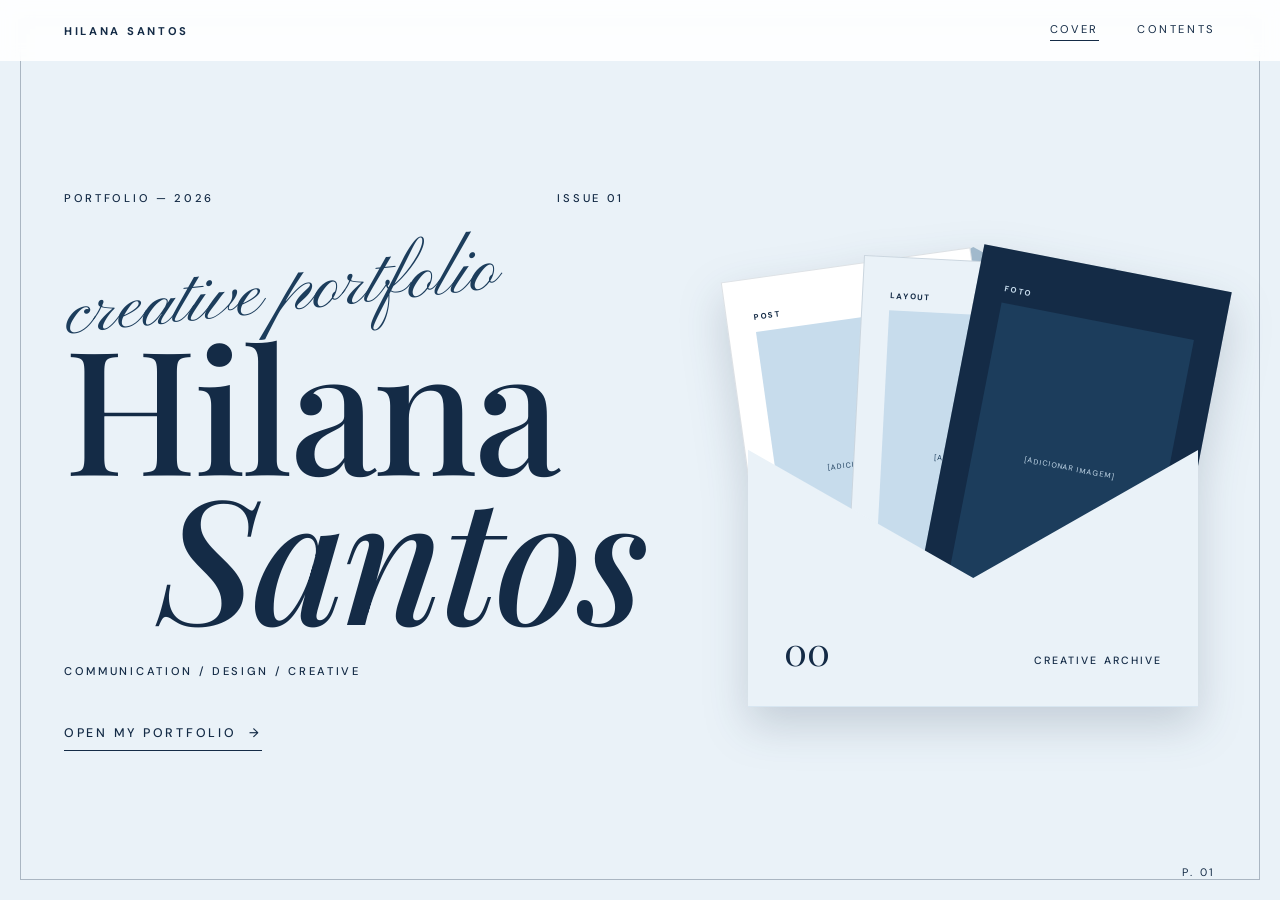
<file: index.html>
<!DOCTYPE html>
<html lang="pt-BR">
<head>
  <meta charset="UTF-8">
  <meta name="viewport" content="width=device-width, initial-scale=1">
  <title>Hilana Santos — Creative Portfolio</title>
  <meta name="description" content="Portfólio criativo de Hilana Santos: comunicação, design e criação de conteúdo.">

  <link rel="preconnect" href="https://fonts.googleapis.com">
  <link rel="preconnect" href="https://fonts.gstatic.com" crossorigin>
  <link href="https://fonts.googleapis.com/css2?family=DM+Sans:wght@400;500;700&family=Pinyon+Script&family=Playfair+Display:ital,wght@0,500;0,700;1,500&display=swap" rel="stylesheet">

  <link rel="stylesheet" href="assets/css/style.css">
  <link rel="stylesheet" href="assets/css/envelope.css">
  <link rel="stylesheet" href="assets/css/pages.css">
  <script>document.documentElement.classList.add("js");</script>
</head>
<body>

  <div class="page-turn"></div>

  <header class="site-header">
    <a class="brand" href="index.html">Hilana Santos</a>
    <nav class="nav">
      <a href="index.html" aria-current="page">Cover</a>
      <a href="contents.html">Contents</a>
    </nav>
  </header>

  <main class="cover">
    <section>
      <div class="cover__kicker eyebrow">
        <span>Portfolio — 2026</span>
        <span>Issue 01</span>
      </div>

      <span class="cover__script script">creative portfolio</span>
      <h1 class="cover__title">
        <span>Hilana</span>
        <span>Santos</span>
      </h1>

      <div class="cover__tags eyebrow">
        <span>Communication / Design / Creative</span>
      </div>

      <a class="cta" href="contents.html">Open my portfolio <span>→</span></a>
    </section>

    <section class="cover__stage envelope-stage">
      <a class="envelope" href="contents.html" aria-label="Abrir o portfólio">
        <span class="envelope__back"></span>
        <span class="envelope__flap"></span>

        <span class="envelope__paper envelope__paper--1">
          <span class="paper__tag">Post</span>
          <span class="paper__img">[Adicionar imagem]</span>
          <span class="paper__line"></span>
          <span class="paper__line short"></span>
        </span>

        <span class="envelope__paper envelope__paper--2">
          <span class="paper__tag">Layout</span>
          <span class="paper__img">[Adicionar imagem]</span>
          <span class="paper__line"></span>
          <span class="paper__line short"></span>
        </span>

        <span class="envelope__paper envelope__paper--3">
          <span class="paper__tag">Foto</span>
          <span class="paper__img">[Adicionar imagem]</span>
          <span class="paper__line"></span>
        </span>

        <span class="envelope__front">
          <span class="envelope__label">
            <span class="envelope__num">00</span>
            <span class="envelope__name">Creative archive</span>
          </span>
        </span>
      </a>
    </section>
  </main>

  <div class="folio">P. 01</div>

  <script src="assets/js/main.js"></script>
</body>
</html>
</file>
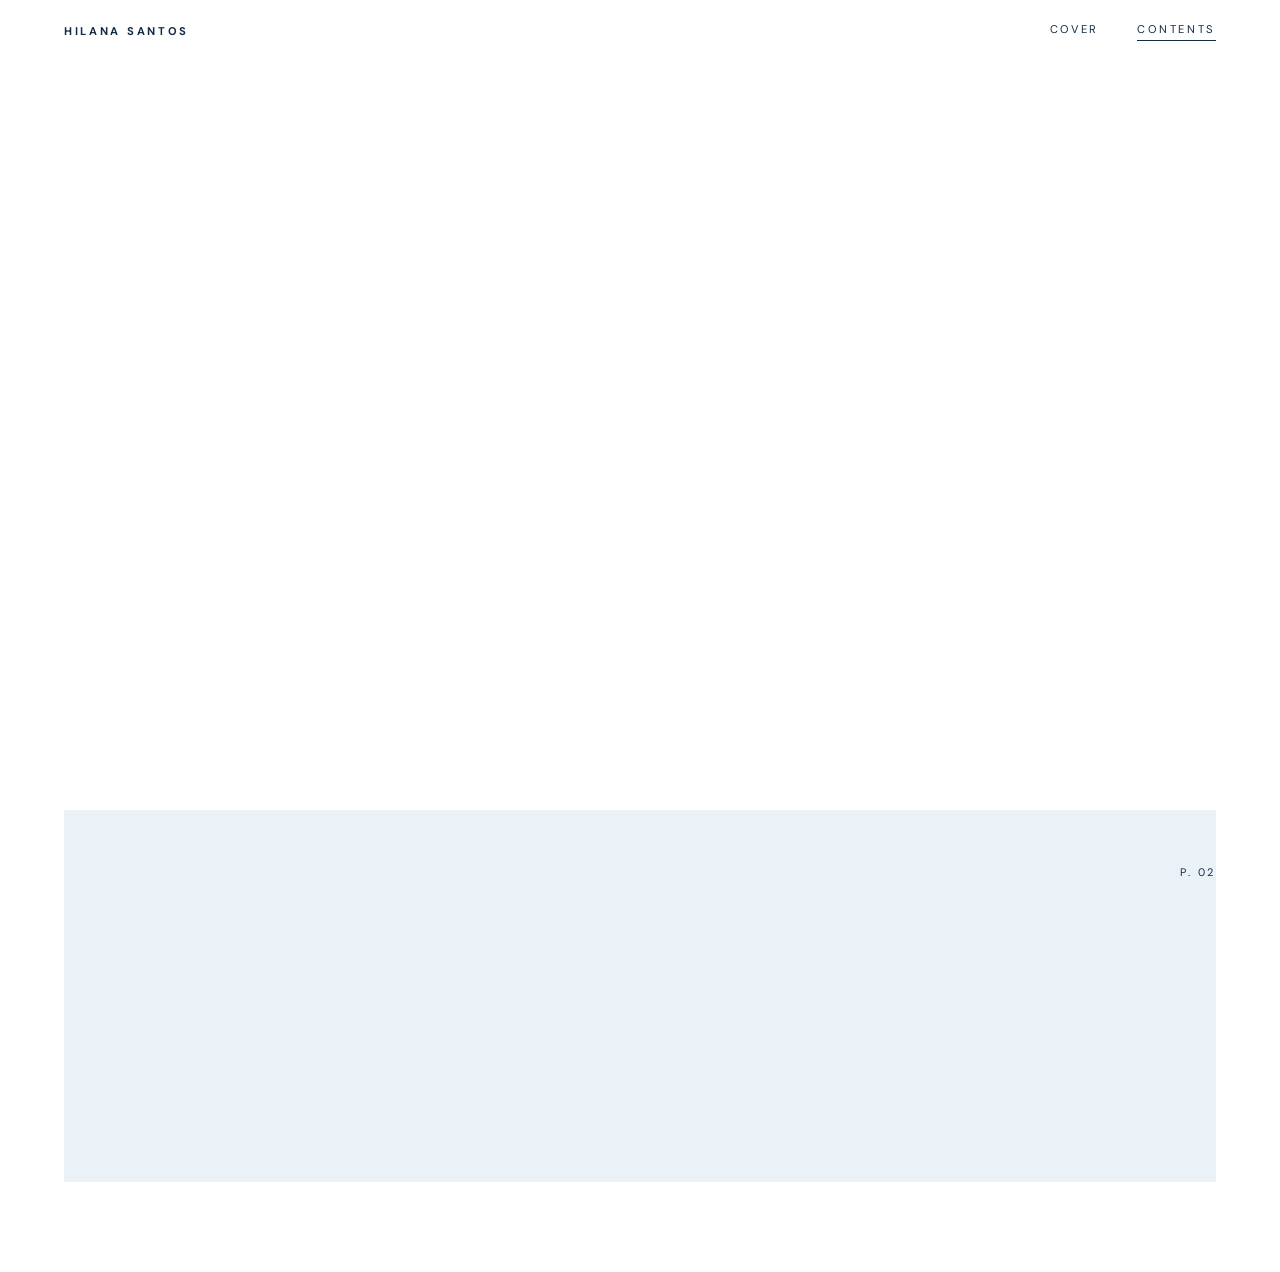
<file: contents.html>
<!DOCTYPE html>
<html lang="pt-BR">
<head>
  <meta charset="UTF-8">
  <meta name="viewport" content="width=device-width, initial-scale=1">
  <title>Contents — Hilana Santos</title>
  <meta name="description" content="Índice do portfólio de Hilana Santos.">

  <link rel="preconnect" href="https://fonts.googleapis.com">
  <link rel="preconnect" href="https://fonts.gstatic.com" crossorigin>
  <link href="https://fonts.googleapis.com/css2?family=DM+Sans:wght@400;500;700&family=Pinyon+Script&family=Playfair+Display:ital,wght@0,500;0,700;1,500&display=swap" rel="stylesheet">

  <link rel="stylesheet" href="assets/css/style.css">
  <link rel="stylesheet" href="assets/css/envelope.css">
  <link rel="stylesheet" href="assets/css/pages.css">
  <script>document.documentElement.classList.add("js");</script>
</head>
<body>

  <div class="page-turn"></div>

  <header class="site-header">
    <a class="brand" href="index.html">Hilana Santos</a>
    <nav class="nav">
      <a href="index.html">Cover</a>
      <a href="contents.html" aria-current="page">Contents</a>
    </nav>
  </header>

  <main class="contents">

    <div class="contents__head" data-reveal>
      <h1 class="contents__title">Contents</h1>
      <span class="contents__script script">the chapters</span>
    </div>

    <!-- Lista do índice -->
    <ol class="index" data-reveal>
      <li class="index__item">
        <a class="index__row" href="chapters/01-criar-um.html">
          <span class="index__num">01</span>
          <span class="index__name">Criar Um</span>
          <span class="index__meta">Open chapter →</span>
        </a>
      </li>

      <li class="index__item is-soon">
        <div class="index__row">
          <span class="index__num">02</span>
          <span class="index__name">Câmara Municipal de Curitiba</span>
          <span class="index__meta">Em breve</span>
        </div>
      </li>

      <li class="index__item is-soon">
        <div class="index__row">
          <span class="index__num">03</span>
          <span class="index__name">Liderança e representação estudantil</span>
          <span class="index__meta">Em breve</span>
        </div>
      </li>

      <li class="index__item is-soon">
        <div class="index__row">
          <span class="index__num">04</span>
          <span class="index__name">Social media e criação de conteúdo</span>
          <span class="index__meta">Em breve</span>
        </div>
      </li>
    </ol>

    <!-- Prateleira de envelopes -->
    <p class="eyebrow shelf-title" data-reveal>From the archive — pick an envelope</p>

    <div class="shelf">

      <div class="shelf__item envelope-stage" data-reveal>
        <a class="envelope" href="chapters/01-criar-um.html" aria-label="Capítulo 01: Criar Um">
          <span class="envelope__back"></span>
          <span class="envelope__flap"></span>
          <span class="envelope__paper envelope__paper--1">
            <span class="paper__tag">Post</span>
            <span class="paper__img">[Imagem]</span>
            <span class="paper__line"></span>
          </span>
          <span class="envelope__paper envelope__paper--2">
            <span class="paper__tag">Projeto</span>
            <span class="paper__img">[Imagem]</span>
            <span class="paper__line"></span>
          </span>
          <span class="envelope__front">
            <span class="envelope__label">
              <span class="envelope__num">01</span>
              <span class="envelope__name">Criar Um</span>
            </span>
          </span>
        </a>
      </div>

      <div class="shelf__item envelope-stage" data-reveal="2">
        <div class="envelope is-soon" aria-label="Capítulo 02, em breve">
          <span class="envelope__back"></span>
          <span class="envelope__flap"></span>
          <span class="envelope__paper envelope__paper--1">
            <span class="paper__tag">Reels</span>
            <span class="paper__img">[Imagem]</span>
            <span class="paper__line"></span>
          </span>
          <span class="envelope__paper envelope__paper--2">
            <span class="paper__tag">Carrossel</span>
            <span class="paper__img">[Imagem]</span>
            <span class="paper__line"></span>
          </span>
          <span class="soon-tag">Em breve</span>
          <span class="envelope__front">
            <span class="envelope__label">
              <span class="envelope__num">02</span>
              <span class="envelope__name">Câmara de Curitiba</span>
            </span>
          </span>
        </div>
      </div>

      <div class="shelf__item envelope-stage" data-reveal="2">
        <div class="envelope is-soon" aria-label="Capítulo 03, em breve">
          <span class="envelope__back"></span>
          <span class="envelope__flap"></span>
          <span class="envelope__paper envelope__paper--1">
            <span class="paper__tag">Foto</span>
            <span class="paper__img">[Imagem]</span>
            <span class="paper__line"></span>
          </span>
          <span class="envelope__paper envelope__paper--2">
            <span class="paper__tag">Material</span>
            <span class="paper__img">[Imagem]</span>
            <span class="paper__line"></span>
          </span>
          <span class="soon-tag">Em breve</span>
          <span class="envelope__front">
            <span class="envelope__label">
              <span class="envelope__num">03</span>
              <span class="envelope__name">Liderança</span>
            </span>
          </span>
        </div>
      </div>

      <div class="shelf__item envelope-stage" data-reveal="3">
        <div class="envelope is-soon" aria-label="Capítulo 04, em breve">
          <span class="envelope__back"></span>
          <span class="envelope__flap"></span>
          <span class="envelope__paper envelope__paper--1">
            <span class="paper__tag">Capa</span>
            <span class="paper__img">[Imagem]</span>
            <span class="paper__line"></span>
          </span>
          <span class="envelope__paper envelope__paper--2">
            <span class="paper__tag">Edição</span>
            <span class="paper__img">[Imagem]</span>
            <span class="paper__line"></span>
          </span>
          <span class="soon-tag">Em breve</span>
          <span class="envelope__front">
            <span class="envelope__label">
              <span class="envelope__num">04</span>
              <span class="envelope__name">Social media</span>
            </span>
          </span>
        </div>
      </div>

    </div>
  </main>

  <div class="folio">P. 02</div>

  <script src="assets/js/main.js"></script>
</body>
</html>
</file>
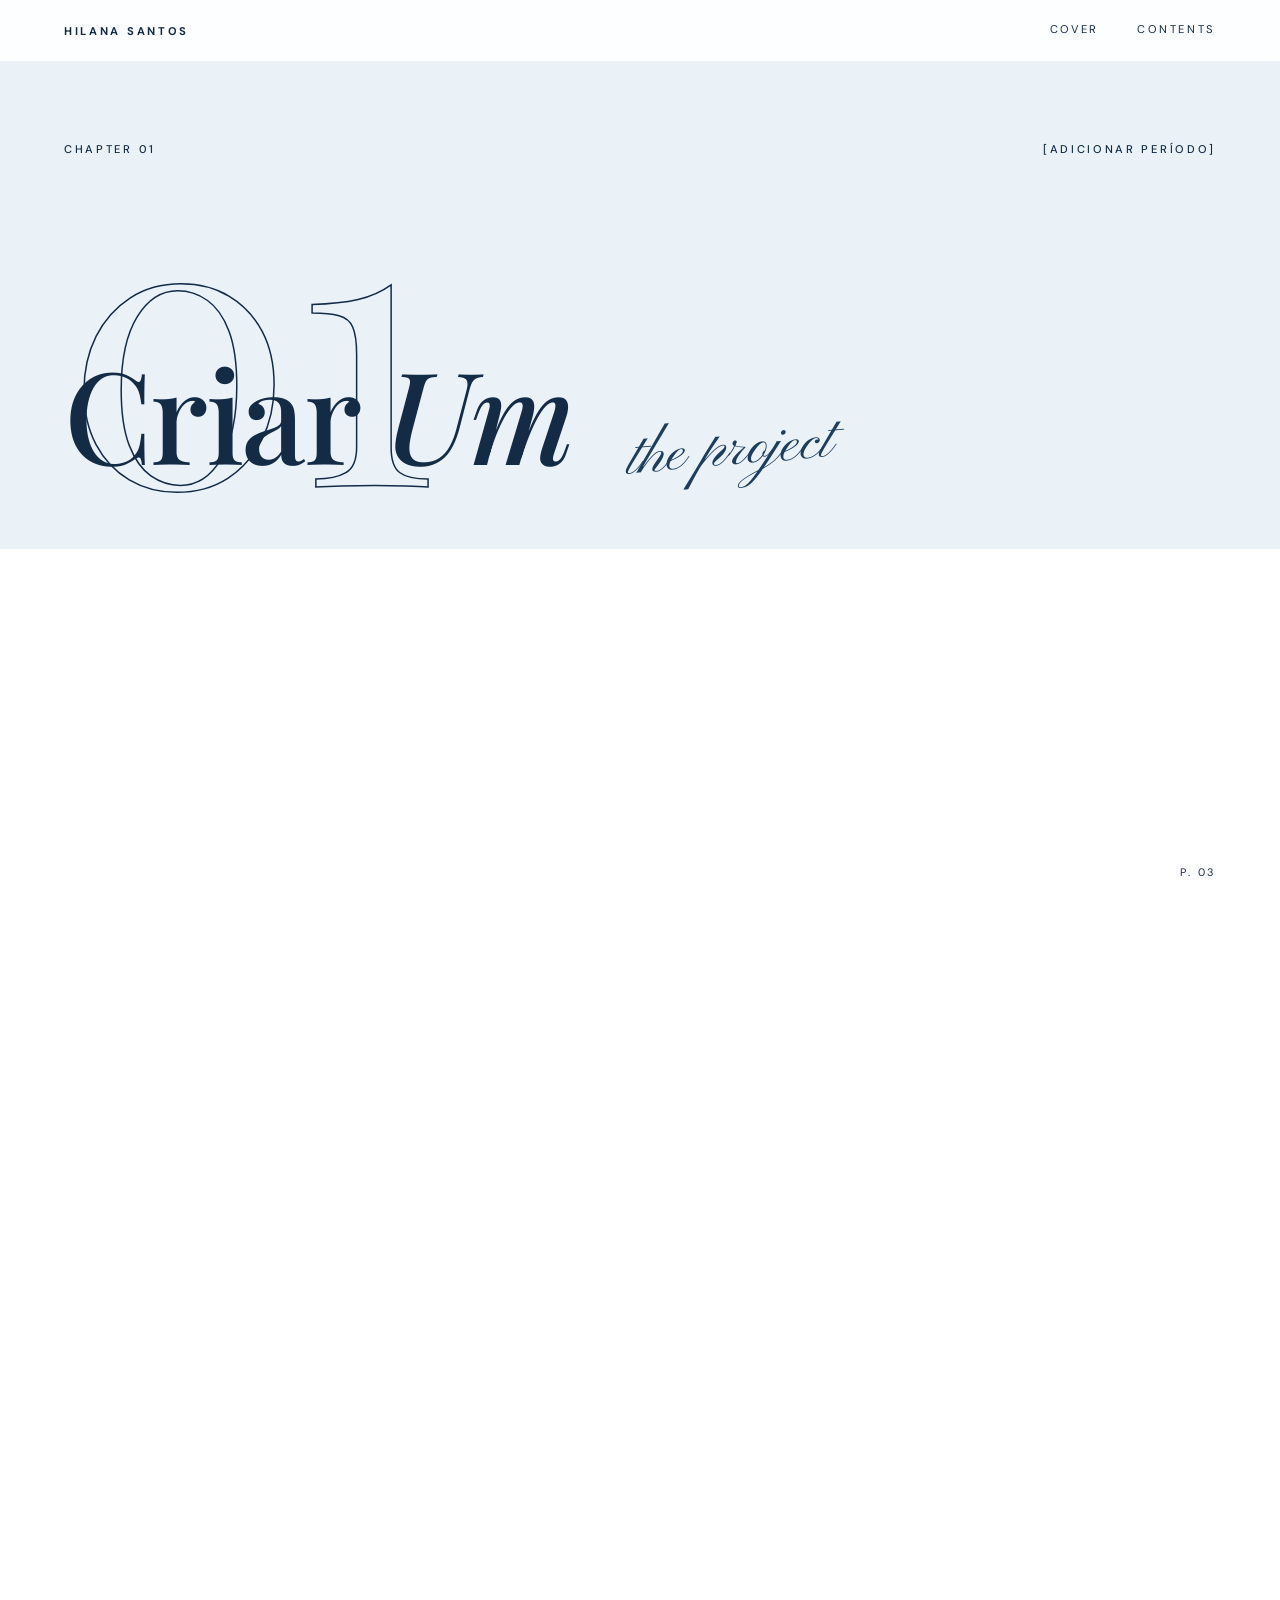
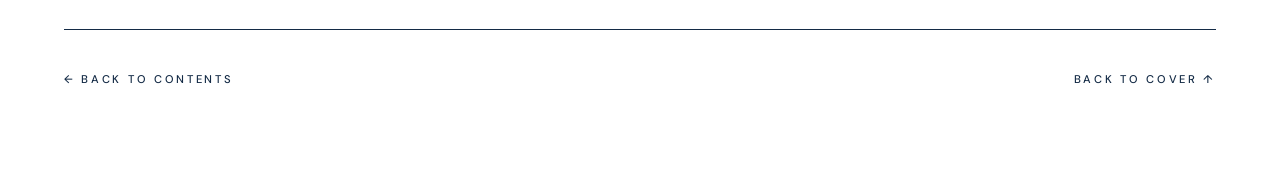
<file: chapters/01-criar-um.html>
<!DOCTYPE html>
<html lang="pt-BR">
<head>
  <meta charset="UTF-8">
  <meta name="viewport" content="width=device-width, initial-scale=1">
  <title>01 — Criar Um | Hilana Santos</title>
  <meta name="description" content="Capítulo 01 do portfólio de Hilana Santos: Criar Um.">

  <link rel="preconnect" href="https://fonts.googleapis.com">
  <link rel="preconnect" href="https://fonts.gstatic.com" crossorigin>
  <link href="https://fonts.googleapis.com/css2?family=DM+Sans:wght@400;500;700&family=Pinyon+Script&family=Playfair+Display:ital,wght@0,500;0,700;1,500&display=swap" rel="stylesheet">

  <link rel="stylesheet" href="../assets/css/style.css">
  <link rel="stylesheet" href="../assets/css/envelope.css">
  <link rel="stylesheet" href="../assets/css/pages.css">
  <script>document.documentElement.classList.add("js");</script>
</head>
<body>

  <div class="page-turn"></div>

  <header class="site-header">
    <a class="brand" href="../index.html">Hilana Santos</a>
    <nav class="nav">
      <a href="../index.html">Cover</a>
      <a href="../contents.html">Contents</a>
    </nav>
  </header>

  <main>

    <!-- Abertura do capítulo -->
    <section class="chapter-hero">
      <div class="chapter-hero__top eyebrow">
        <span>Chapter 01</span>
        <span>[ADICIONAR PERÍODO]</span>
      </div>
      <div class="chapter-hero__num" aria-hidden="true">01</div>
      <h1 class="chapter-hero__title">
        Criar <em>Um</em>
        <span class="chapter-hero__script script">the project</span>
      </h1>
    </section>

    <!-- Apresentação + ficha -->
    <section class="chapter-intro">
      <p class="lead" data-reveal>
        [ADICIONAR INFORMAÇÃO — pequena apresentação do que é a Criar Um e do que foi o projeto.]
      </p>

      <dl class="facts" data-reveal="2">
        <div><dt>Experiência</dt><dd>Criar Um</dd></div>
        <div><dt>Período</dt><dd>[ADICIONAR PERÍODO]</dd></div>
        <div><dt>Função</dt><dd>[ADICIONAR INFORMAÇÃO]</dd></div>
        <div><dt>Área</dt><dd>[ADICIONAR INFORMAÇÃO]</dd></div>
      </dl>
    </section>

    <!-- Participação, atividades, competências -->
    <section class="columns">
      <div data-reveal>
        <h2>Minha participação</h2>
        <p>[ADICIONAR INFORMAÇÃO — como você participou dos projetos da Criar Um.]</p>
      </div>

      <div data-reveal="2">
        <h2>Atividades desenvolvidas</h2>
        <ul>
          <li>[ADICIONAR INFORMAÇÃO]</li>
          <li>[ADICIONAR INFORMAÇÃO]</li>
          <li>[ADICIONAR INFORMAÇÃO]</li>
        </ul>
      </div>

      <div data-reveal="3">
        <h2>Competências utilizadas</h2>
        <ul>
          <li>[ADICIONAR INFORMAÇÃO]</li>
          <li>[ADICIONAR INFORMAÇÃO]</li>
          <li>[ADICIONAR INFORMAÇÃO]</li>
        </ul>
      </div>
    </section>

    <!-- Materiais produzidos (colagem assimétrica) -->
    <div class="section-head" data-reveal>
      <h2>Materiais</h2>
      <span class="eyebrow">Selected work</span>
    </div>

    <section class="collage">
      <figure class="fig fig--a" data-reveal>
        <div class="ph">[Adicionar imagem — material principal]</div>
        <figcaption>Fig. 01 — [ADICIONAR LEGENDA]</figcaption>
      </figure>

      <figure class="fig fig--b" data-reveal="2">
        <div class="ph">[Adicionar imagem — vertical]</div>
        <figcaption>Fig. 02 — [ADICIONAR LEGENDA]</figcaption>
      </figure>

      <figure class="fig fig--c" data-reveal>
        <div class="ph">[Adicionar imagem — quadrada]</div>
        <figcaption>Fig. 03 — [ADICIONAR LEGENDA]</figcaption>
      </figure>

      <figure class="fig fig--d" data-reveal="2">
        <div class="ph">[Adicionar imagem — horizontal]</div>
        <figcaption>Fig. 04 — [ADICIONAR LEGENDA]</figcaption>
      </figure>
    </section>

    <!-- Galeria -->
    <div class="section-head" data-reveal>
      <h2>Galeria</h2>
      <span class="eyebrow">Behind the scenes</span>
    </div>

    <section class="gallery">
      <figure class="fig fig--1" data-reveal>
        <div class="ph">[Foto]</div>
        <figcaption>[ADICIONAR LEGENDA]</figcaption>
      </figure>

      <figure class="fig fig--2" data-reveal="2">
        <div class="ph">[Foto]</div>
        <figcaption>[ADICIONAR LEGENDA]</figcaption>
      </figure>

      <figure class="fig fig--3" data-reveal="3">
        <div class="ph">[Foto]</div>
        <figcaption>[ADICIONAR LEGENDA]</figcaption>
      </figure>
    </section>

    <!-- Navegação -->
    <nav class="pager eyebrow">
      <a href="../contents.html">← Back to contents</a>
      <a href="../index.html">Back to cover ↑</a>
    </nav>

  </main>

  <div class="folio">P. 03</div>

  <script src="../assets/js/main.js"></script>
</body>
</html>
</file>
<file: assets/css/style.css>
/* ==========================================================
   STYLE.CSS — base do site (cores, tipografia, menu, transição)
   ========================================================== */

:root {
  --navy: #142B46;
  --deep: #1C3D5C;
  --sky: #C7DCEC;
  --mist: #EAF2F8;
  --white: #FFFFFF;

  --serif: "Playfair Display", Georgia, "Times New Roman", serif;
  --sans: "DM Sans", system-ui, -apple-system, "Segoe UI", sans-serif;
  --script: "Pinyon Script", "Brush Script MT", cursive;

  --ease: cubic-bezier(0.22, 0.7, 0.2, 1);
  --pad: clamp(20px, 5vw, 72px);
}

* { box-sizing: border-box; margin: 0; padding: 0; }

html { scroll-behavior: smooth; }

body {
  background: var(--white);
  color: var(--navy);
  font-family: var(--sans);
  font-size: 1rem;
  line-height: 1.65;
  -webkit-font-smoothing: antialiased;
  overflow-x: hidden;
}

a { color: inherit; text-decoration: none; }
img { max-width: 100%; display: block; }
ul, ol { list-style: none; }

/* ---------- Textos pequenos em caixa alta ---------- */
.eyebrow {
  font-size: 0.7rem;
  letter-spacing: 0.24em;
  text-transform: uppercase;
  font-weight: 500;
}

.script {
  font-family: var(--script);
  font-weight: 400;
  text-transform: none;
  letter-spacing: 0;
}

/* ---------- Menu ---------- */
.site-header {
  position: fixed;
  top: 0; left: 0; right: 0;
  z-index: 50;
  display: flex;
  justify-content: space-between;
  align-items: center;
  padding: 20px var(--pad);
  background: rgba(255, 255, 255, 0.88);
  -webkit-backdrop-filter: blur(8px);
  backdrop-filter: blur(8px);
  font-size: 0.7rem;
  letter-spacing: 0.24em;
  text-transform: uppercase;
}

.brand { font-weight: 700; }

.nav { display: flex; gap: clamp(16px, 3vw, 40px); }

.nav a {
  position: relative;
  padding-bottom: 3px;
}

.nav a::after {
  content: "";
  position: absolute;
  left: 0; bottom: 0;
  width: 100%; height: 1px;
  background: var(--navy);
  transform: scaleX(0);
  transform-origin: left;
  transition: transform 0.35s var(--ease);
}

.nav a:hover::after,
.nav a[aria-current="page"]::after { transform: scaleX(1); }

/* ---------- Numeração de página (folio) ---------- */
.folio {
  position: fixed;
  right: var(--pad);
  bottom: 18px;
  z-index: 40;
  font-size: 0.68rem;
  letter-spacing: 0.24em;
  text-transform: uppercase;
}

/* ---------- Botão / chamada ---------- */
.cta {
  display: inline-flex;
  align-items: center;
  gap: 0.8rem;
  padding-bottom: 6px;
  border-bottom: 1px solid var(--navy);
  font-size: 0.78rem;
  letter-spacing: 0.22em;
  text-transform: uppercase;
  font-weight: 500;
}

.cta span { transition: transform 0.35s var(--ease); }
.cta:hover span { transform: translateX(8px); }

/* ---------- Transição: virar página ---------- */
.page-turn {
  position: fixed;
  inset: 0;
  z-index: 100;
  background: var(--navy);
  pointer-events: none;
  transform: translateX(100%);
  animation: turnOut 0.75s var(--ease) both;
}

.page-turn::after {
  content: "";
  position: absolute;
  top: 0; bottom: 0; left: 0;
  width: 14px;
  background: var(--sky);
}

.page-turn.is-leaving {
  animation: turnIn 0.5s var(--ease) both;
}

@keyframes turnOut {
  from { transform: translateX(0); }
  to   { transform: translateX(-100%); }
}

@keyframes turnIn {
  from { transform: translateX(100%); }
  to   { transform: translateX(0); }
}

/* ---------- Entrada ao rolar ---------- */
.js [data-reveal] {
  opacity: 0;
  transform: translateY(26px);
  transition: opacity 0.8s var(--ease), transform 0.8s var(--ease);
}

.js [data-reveal].is-visible {
  opacity: 1;
  transform: none;
}

.js [data-reveal="2"] { transition-delay: 0.12s; }
.js [data-reveal="3"] { transition-delay: 0.24s; }

/* ---------- Acessibilidade: menos movimento ---------- */
@media (prefers-reduced-motion: reduce) {
  html { scroll-behavior: auto; }
  .page-turn { display: none; }
  .js [data-reveal] { opacity: 1; transform: none; transition: none; }
}

@media (max-width: 560px) {
  .site-header { font-size: 0.62rem; letter-spacing: 0.18em; }
  .folio { display: none; }
}
</file>
<file: assets/css/envelope.css>
/* ==========================================================
   ENVELOPE.CSS — envelope aberto com folhas saindo
   ========================================================== */

.envelope-stage {
  width: 100%;
  max-width: 460px;
  margin-inline: auto;
}

.envelope {
  position: relative;
  display: block;
  width: 100%;
  aspect-ratio: 4 / 3;
  margin-top: 30%;               /* espaço para a aba e as folhas */
  filter: drop-shadow(0 18px 22px rgba(20, 43, 70, 0.18));
}

.envelope > span { display: block; }

/* Fundo do envelope */
.envelope__back {
  position: absolute;
  inset: 0;
  background: var(--sky);
  z-index: 1;
}

/* Aba aberta (triângulo para cima) */
.envelope__flap {
  position: absolute;
  left: 0; right: 0;
  top: -36%;
  height: 36%;
  background: color-mix(in srgb, var(--sky) 78%, var(--deep));
  clip-path: polygon(0 100%, 50% 0, 100% 100%);
  z-index: 1;
}

/* Frente do envelope (bolso em V) */
.envelope__front {
  position: absolute;
  inset: 0;
  background: var(--mist);
  clip-path: polygon(0 24%, 50% 62%, 100% 24%, 100% 100%, 0 100%);
  z-index: 3;
}

.envelope__label {
  position: absolute;
  left: 8%; right: 8%;
  bottom: 11%;
  display: flex;
  justify-content: space-between;
  align-items: flex-end;
  gap: 1rem;
}

.envelope__num {
  font-family: var(--serif);
  font-size: clamp(1.6rem, 4vw, 2.4rem);
  line-height: 1;
}

.envelope__name {
  font-size: 0.66rem;
  letter-spacing: 0.2em;
  text-transform: uppercase;
  font-weight: 500;
  text-align: right;
}

/* ---------- Folhas ---------- */
.envelope__paper {
  position: absolute;
  bottom: 14%;
  width: 56%;
  height: 118%;
  padding: 7% 6%;
  display: flex !important;
  flex-direction: column;
  gap: 0.5rem;
  background: var(--white);
  border: 1px solid rgba(20, 43, 70, 0.14);
  transform-origin: 50% 100%;
  transform: translateY(var(--y, 0)) rotate(var(--r, 0deg));
  transition: transform 0.7s var(--ease);
  z-index: 2;
  animation: rise 0.95s var(--ease) backwards;
}

.envelope__paper--1 { left: 6%;  --r: -8deg; animation-delay: 0.1s; }
.envelope__paper--2 { left: 21%; --r: 3deg;  animation-delay: 0.25s; background: var(--mist); }
.envelope__paper--3 { left: 35%; --r: 11deg; animation-delay: 0.4s;  background: var(--navy); color: var(--sky); }

.paper__tag {
  font-size: 0.5rem;
  letter-spacing: 0.2em;
  text-transform: uppercase;
  font-weight: 700;
}

.paper__img {
  flex: 1;
  display: grid !important;
  place-items: center;
  background: var(--sky);
  color: var(--deep);
  font-size: 0.46rem;
  letter-spacing: 0.14em;
  text-align: center;
  text-transform: uppercase;
  padding: 0.4rem;
}

.envelope__paper--3 .paper__img { background: var(--deep); color: var(--sky); }

.paper__line {
  height: 3px;
  background: currentColor;
  opacity: 0.35;
}

.paper__line.short { width: 55%; }

/* ---------- Interações ---------- */
.envelope:hover { --y: -7%; }
.envelope:hover .envelope__paper--1 { --y: -7%; --r: -11deg; }
.envelope:hover .envelope__paper--2 { --y: -10%; --r: 4deg; }
.envelope:hover .envelope__paper--3 { --y: -6%; --r: 14deg; }

/* Ao clicar: as folhas sobem antes da página virar */
.envelope.is-opening .envelope__paper { --y: -24%; }

.envelope.is-soon { cursor: default; }

.soon-tag {
  position: absolute;
  top: 8%;
  right: 6%;
  z-index: 4;
  padding: 4px 10px;
  background: var(--navy);
  color: var(--white);
  font-size: 0.56rem;
  letter-spacing: 0.22em;
  text-transform: uppercase;
}

@keyframes rise {
  from { transform: translateY(34%) rotate(var(--r, 0deg)); opacity: 0; }
  to   { transform: translateY(0) rotate(var(--r, 0deg)); opacity: 1; }
}

@media (prefers-reduced-motion: reduce) {
  .envelope__paper { animation: none; transition: none; }
}
</file>
<file: assets/css/pages.css>
/* ==========================================================
   PAGES.CSS — capa, índice (contents) e capítulos
   ========================================================== */

/* ================= CAPA ================= */
.cover {
  position: relative;
  min-height: 100svh;
  display: grid;
  grid-template-columns: 1.15fr 0.85fr;
  gap: 2rem;
  align-items: center;
  padding: 130px var(--pad) 90px;
  background: var(--mist);
  overflow: hidden;
}

.cover::before {
  content: "";
  position: absolute;
  inset: clamp(10px, 1.6vw, 22px);
  border: 1px solid var(--navy);
  opacity: 0.3;
  pointer-events: none;
}

.cover__kicker {
  display: flex;
  justify-content: space-between;
  max-width: 560px;
  margin-bottom: 1.4rem;
}

.cover__script {
  display: inline-block;
  font-size: clamp(2.6rem, 6vw, 4.8rem);
  color: var(--deep);
  transform: rotate(-6deg);
  margin-bottom: -0.35em;
  position: relative;
  z-index: 2;
}

.cover__title {
  font-family: var(--serif);
  font-weight: 500;
  font-size: clamp(4.2rem, 13.5vw, 11.5rem);
  line-height: 0.86;
  letter-spacing: -0.02em;
}

.cover__title span { display: block; }
.cover__title span:last-child { font-style: italic; margin-left: 0.55em; }

.cover__tags {
  margin: 2.2rem 0 2.4rem;
  display: grid;
  gap: 0.35rem;
}

.cover__stage { padding-right: 2%; }

/* ================= ÍNDICE ================= */
.contents {
  padding: 140px var(--pad) 90px;
}

.contents__head {
  display: flex;
  justify-content: space-between;
  align-items: flex-end;
  flex-wrap: wrap;
  gap: 1.5rem;
  padding-bottom: 1.6rem;
  border-bottom: 1px solid var(--navy);
}

.contents__title {
  font-family: var(--serif);
  font-weight: 500;
  font-size: clamp(3.4rem, 11vw, 9rem);
  line-height: 0.9;
  letter-spacing: -0.02em;
}

.contents__script {
  font-size: clamp(2rem, 4vw, 3.2rem);
  color: var(--deep);
}

.index { margin-bottom: 5rem; }

.index__row {
  display: grid;
  grid-template-columns: clamp(3.4rem, 8vw, 6rem) 1fr auto;
  align-items: baseline;
  gap: 1rem;
  padding: 1.5rem 0;
  border-bottom: 1px solid rgba(20, 43, 70, 0.25);
  transition: padding 0.4s var(--ease), background 0.4s var(--ease);
}

a.index__row:hover {
  padding-left: 1rem;
  background: var(--mist);
}

.index__num {
  font-family: var(--serif);
  font-size: clamp(1.8rem, 5vw, 3.2rem);
  line-height: 1;
}

.index__name {
  font-family: var(--serif);
  font-size: clamp(1.3rem, 3vw, 2.1rem);
  line-height: 1.15;
}

.index__meta {
  font-size: 0.66rem;
  letter-spacing: 0.2em;
  text-transform: uppercase;
  text-align: right;
}

.index__item.is-soon .index__row { opacity: 0.55; }

/* Prateleira de envelopes */
.shelf-title { margin-bottom: 1rem; }

.shelf {
  display: grid;
  grid-template-columns: repeat(4, 1fr);
  gap: clamp(1.2rem, 3vw, 3rem);
  padding: 1rem clamp(1rem, 3vw, 2.5rem) 3rem;
  background: var(--mist);
  align-items: start;
}

.shelf__item:nth-child(even) { margin-top: 3.5rem; }

/* ================= CAPÍTULO ================= */
.chapter-hero {
  position: relative;
  padding: 140px var(--pad) 70px;
  background: var(--mist);
  overflow: hidden;
}

.chapter-hero__top {
  display: flex;
  justify-content: space-between;
  gap: 1rem;
  flex-wrap: wrap;
}

.chapter-hero__num {
  font-family: var(--serif);
  font-size: clamp(9rem, 30vw, 25rem);
  line-height: 0.8;
  color: transparent;
  -webkit-text-stroke: 1.5px var(--navy);
  margin-top: 1rem;
}

.chapter-hero__title {
  position: relative;
  margin-top: clamp(-9rem, -10vw, -2.5rem);
  font-family: var(--serif);
  font-weight: 500;
  font-size: clamp(3rem, 10vw, 8.5rem);
  line-height: 0.92;
  letter-spacing: -0.02em;
}

.chapter-hero__title em { font-style: italic; }

.chapter-hero__script {
  display: inline-block;
  margin-left: 0.4em;
  font-size: clamp(2rem, 5vw, 3.8rem);
  color: var(--deep);
  transform: rotate(-5deg);
}

.chapter-intro {
  display: grid;
  grid-template-columns: 1.4fr 0.6fr;
  gap: clamp(2rem, 6vw, 6rem);
  padding: 90px var(--pad);
}

.lead {
  font-family: var(--serif);
  font-size: clamp(1.4rem, 3vw, 2.2rem);
  line-height: 1.35;
}

.facts { border-top: 1px solid var(--navy); }

.facts div {
  display: flex;
  justify-content: space-between;
  gap: 1rem;
  padding: 0.9rem 0;
  border-bottom: 1px solid rgba(20, 43, 70, 0.25);
  font-size: 0.9rem;
}

.facts dt {
  font-size: 0.66rem;
  letter-spacing: 0.22em;
  text-transform: uppercase;
  font-weight: 700;
}

.facts dd { text-align: right; }

.columns {
  display: grid;
  grid-template-columns: repeat(3, 1fr);
  gap: clamp(1.5rem, 4vw, 4rem);
  padding: 0 var(--pad) 90px;
}

.columns h2 {
  margin-bottom: 1rem;
  padding-top: 0.9rem;
  border-top: 1px solid var(--navy);
  font-size: 0.7rem;
  letter-spacing: 0.24em;
  text-transform: uppercase;
}

.columns li { margin-bottom: 0.6rem; }

.section-head {
  display: flex;
  justify-content: space-between;
  align-items: baseline;
  gap: 1rem;
  padding: 0 var(--pad) 1.6rem;
}

.section-head h2 {
  font-family: var(--serif);
  font-weight: 500;
  font-size: clamp(2rem, 5vw, 3.6rem);
  line-height: 1;
}

/* Imagens e placeholders */
.fig { position: relative; }

.fig img,
.ph {
  width: 100%;
  height: 100%;
  object-fit: cover;
}

.ph {
  display: grid;
  place-items: center;
  min-height: 160px;
  padding: 1rem;
  text-align: center;
  background:
    repeating-linear-gradient(135deg, transparent 0 14px, rgba(28, 61, 92, 0.07) 14px 15px),
    var(--sky);
  color: var(--deep);
  font-size: 0.66rem;
  letter-spacing: 0.2em;
  text-transform: uppercase;
}

.fig figcaption {
  margin-top: 0.6rem;
  font-size: 0.66rem;
  letter-spacing: 0.18em;
  text-transform: uppercase;
  opacity: 0.8;
}

/* Colagem assimétrica (materiais) */
.collage {
  display: grid;
  grid-template-columns: repeat(12, 1fr);
  gap: clamp(1rem, 2vw, 1.8rem);
  padding: 0 var(--pad) 100px;
}

.collage .fig--a { grid-column: 1 / 8;  aspect-ratio: 4 / 3; }
.collage .fig--b { grid-column: 8 / 13; aspect-ratio: 3 / 4; margin-top: 4.5rem; }
.collage .fig--c { grid-column: 2 / 6;  aspect-ratio: 1 / 1; }
.collage .fig--d { grid-column: 6 / 13; aspect-ratio: 16 / 10; }

/* Galeria */
.gallery {
  display: grid;
  grid-template-columns: 1fr 1.4fr 0.8fr;
  gap: clamp(1rem, 2vw, 1.8rem);
  align-items: start;
  padding: 0 var(--pad) 100px;
}

.gallery .fig--1 { aspect-ratio: 3 / 4; }
.gallery .fig--2 { aspect-ratio: 4 / 3; margin-top: 3rem; }
.gallery .fig--3 { aspect-ratio: 1 / 1; margin-top: 6rem; }

/* Rodapé do capítulo */
.pager {
  display: flex;
  justify-content: space-between;
  flex-wrap: wrap;
  gap: 1.5rem;
  padding: 40px var(--pad) 90px;
  border-top: 1px solid var(--navy);
  margin: 0 var(--pad);
  padding-left: 0;
  padding-right: 0;
}

/* ================= RESPONSIVO ================= */
@media (max-width: 1000px) {
  .shelf { grid-template-columns: repeat(2, 1fr); }
  .columns { grid-template-columns: 1fr 1fr; }
}

@media (max-width: 760px) {
  .cover {
    grid-template-columns: 1fr;
    padding-top: 110px;
  }

  .cover__stage { order: 2; }

  .chapter-intro { grid-template-columns: 1fr; padding-top: 60px; }
  .columns { grid-template-columns: 1fr; }

  .collage .fig--a,
  .collage .fig--b,
  .collage .fig--c,
  .collage .fig--d { grid-column: 1 / -1; margin-top: 0; }

  .gallery { grid-template-columns: 1fr; }
  .gallery .fig--2,
  .gallery .fig--3 { margin-top: 0; }

  .index__row { grid-template-columns: 3rem 1fr; }
  .index__meta { grid-column: 2; text-align: left; }
}

@media (max-width: 520px) {
  .shelf { grid-template-columns: 1fr; }
  .shelf__item:nth-child(even) { margin-top: 0; }
}
</file>
